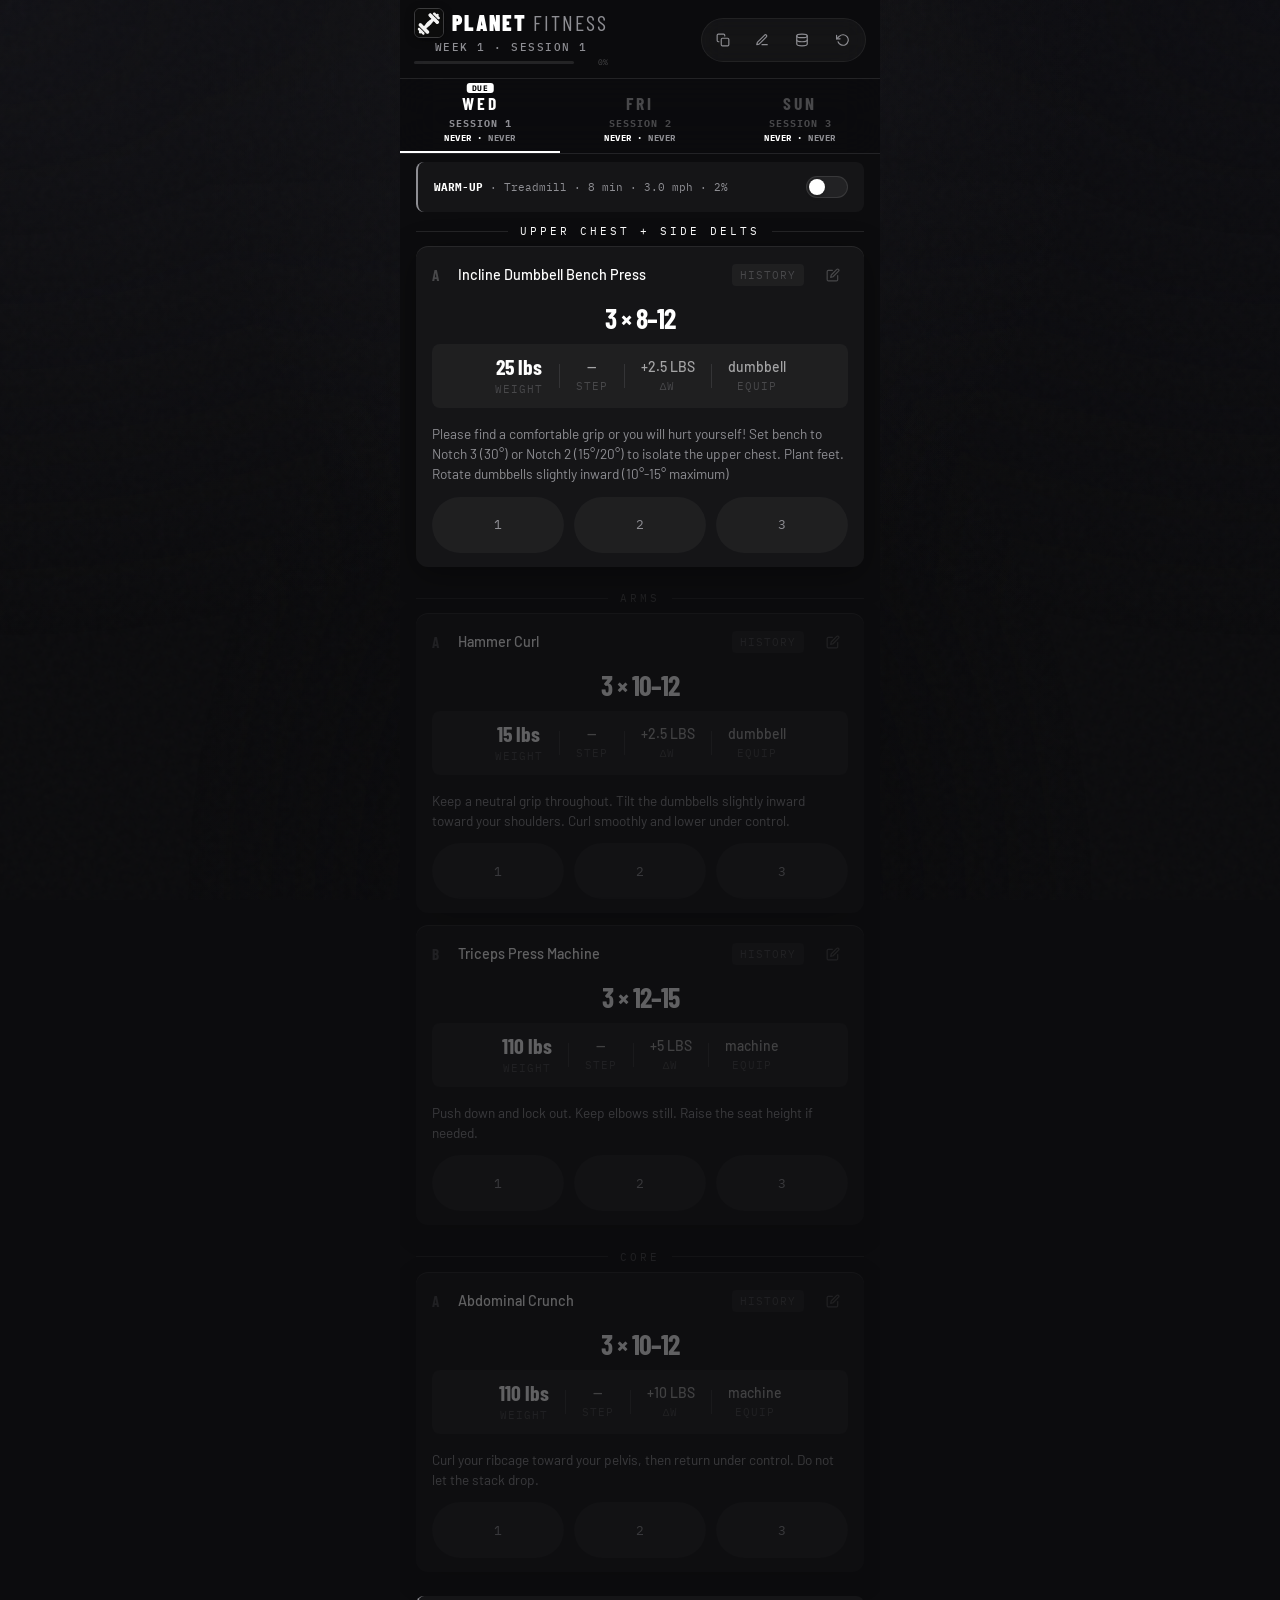
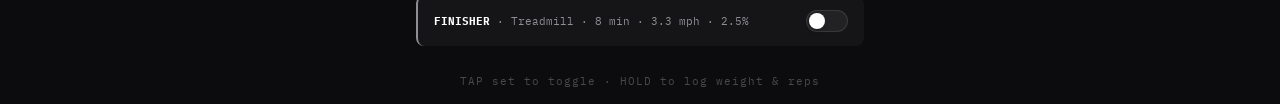
<file: index.html>
<!DOCTYPE html>
<html lang="en">

<head>
  <meta charset="utf-8" />
  <meta content="width=device-width, initial-scale=1.0, viewport-fit=cover" name="viewport" />
  <meta name="apple-mobile-web-app-capable" content="yes" />
  <meta name="apple-mobile-web-app-status-bar-style" content="black-translucent" />
  <meta name="theme-color" content="#0c0c0e" />
  <title>Planet Fitness Tracker</title>
  <link rel="icon" type="image/x-icon" href="assets/img/favicon.ico" />
  <link rel="icon" type="image/jpeg" href="assets/img/icon.jpeg" />
  <link rel="apple-touch-icon" href="assets/img/icon.jpeg" />
  <link
    href="https://fonts.googleapis.com/css2?family=Barlow+Condensed:wght@400;600;700;900&family=IBM+Plex+Mono:wght@400;500&family=Barlow:wght@300;400;500&display=swap"
    rel="stylesheet" />
  <link rel="stylesheet" href="./styles/base/main.css" />
</head>

<body>
  <header>
    <div class="wordmark">
      <div class="brand-wrap">
        <img class="header-logo-img" src="assets/img/icon.jpeg" alt="Planet Fitness Logo" />
        <div class="logo">Planet <span>Fitness</span></div>
      </div>
      <div class="subtitle">3525 Washington St · Strength Plan</div>
      <div class="week-session" id="week-session-display"></div>
      <div id="global-progress-bar-container"></div>
    </div>
    <div class="header-actions">
      <div class="action-pill-group">
        <button id="copy-btn" class="header-btn" title="Copy Workout">
          <svg class="icon" viewBox="0 0 24 24" width="14" height="14" fill="none" stroke="currentColor"
            stroke-width="2" stroke-linecap="round" stroke-linejoin="round">
            <rect x="9" y="9" width="13" height="13" rx="2" ry="2"></rect>
            <path d="M5 15H4a2 2 0 0 1-2-2V4a2 2 0 0 1 2-2h9a2 2 0 0 1 2 2v1"></path>
          </svg>
        </button>
        <button id="template-editor-btn" class="header-btn" title="Edit Template">
          <svg class="icon" viewBox="0 0 24 24" width="14" height="14" fill="none" stroke="currentColor"
            stroke-width="2" stroke-linecap="round" stroke-linejoin="round">
            <path d="M12 20h9"/>
            <path d="M16.5 3.5a2.121 2.121 0 0 1 3 3L7 19l-4 1 1-4L16.5 3.5z"/>
          </svg>
        </button>
        <div class="dropdown">
          <button class="header-btn dropdown-trigger" title="Data Menu">
            <svg class="icon" viewBox="0 0 24 24" width="14" height="14" fill="none" stroke="currentColor"
              stroke-width="2" stroke-linecap="round" stroke-linejoin="round">
              <ellipse cx="12" cy="5" rx="9" ry="3"/>
              <path d="M21 12c0 1.66-4 3-9 3s-9-1.34-9-3"/>
              <path d="M3 5v14c0 1.66 4 3 9 3s9-1.34 9-3V5"/>
            </svg>
          </button>
          <div class="dropdown-content">
            <button class="dropdown-item" id="import-data-btn">Import Data</button>
            <button class="dropdown-item" id="export-data-btn">Export Data</button>
          </div>
        </div>
        <div class="dropdown" id="reset-dropdown">
          <button class="header-btn dropdown-trigger" id="reset-dropdown-trigger" title="Reset options">
            <svg class="icon" viewBox="0 0 24 24" width="14" height="14" fill="none" stroke="currentColor"
              stroke-width="2" stroke-linecap="round" stroke-linejoin="round">
              <polyline points="1 4 1 10 7 10"/>
              <path d="M3.51 15a9 9 0 1 0 2.13-9.36L1 10"/>
            </svg>
          </button>
          <div class="dropdown-content reset-dropdown-content">
            <button class="dropdown-item reset-dropdown-item" id="reset-session-btn">
              <span class="dropdown-item-label">Reset Session</span>
              <span class="dropdown-item-desc">Clear set inputs · keep history</span>
            </button>
            <button class="dropdown-item reset-dropdown-item" id="reload-data-btn">
              <span class="dropdown-item-label">Reload Imported Data</span>
              <span class="dropdown-item-desc">Restore schema · keep history</span>
            </button>
            <div class="dropdown-divider-danger"></div>
            <button class="dropdown-item reset-dropdown-item dropdown-item-danger" id="factory-reset-btn">
              <span class="dropdown-item-label">Factory Reset</span>
              <span class="dropdown-item-desc">Wipe all data · fresh install</span>
            </button>
          </div>
        </div>

      </div>
    </div>
  </header>
  <!-- Rest Timer -->
  <div class="hidden" id="rest-timer-bar">
    <span id="rest-timer-label">REST</span>
    <div id="rest-timer-track">
      <div id="rest-timer-fill"></div>
    </div>
    <span id="rest-timer-count">90</span>
    <button id="rest-timer-extend" class="timer-action-btn" title="Add 30 seconds">+30s</button>
    <button id="rest-timer-skip" class="timer-action-btn" title="Skip rest timer"><svg viewBox="0 0 24 24" width="14" height="14" fill="none" stroke="currentColor" stroke-width="2.5" stroke-linecap="round" stroke-linejoin="round"><line x1="18" y1="6" x2="6" y2="18"/><line x1="6" y1="6" x2="18" y2="18"/></svg></button>
  </div>
  <div id="app"></div>
  <div class="log-hint" style="padding: 8px 0 16px; text-align: center;">
    TAP set to toggle · HOLD to log weight &amp; reps
  </div>
  <script type="module" src="./src/main.js"></script>
</body>

</html>
</file>
<file: styles/base/main.css>
/* ══════════════════════════════════════════
   MAIN — Central stylesheet entry point.
   Imports all modules in dependency order.
══════════════════════════════════════════ */
@import "./variables.css";
@import "../components/layout.css";
@import "../components/exercises.css";
@import "../components/modals.css";
@import "../components/summary.css";
@import "../components/cardio.css";
@import "../components/template-editor.css";
</file>
